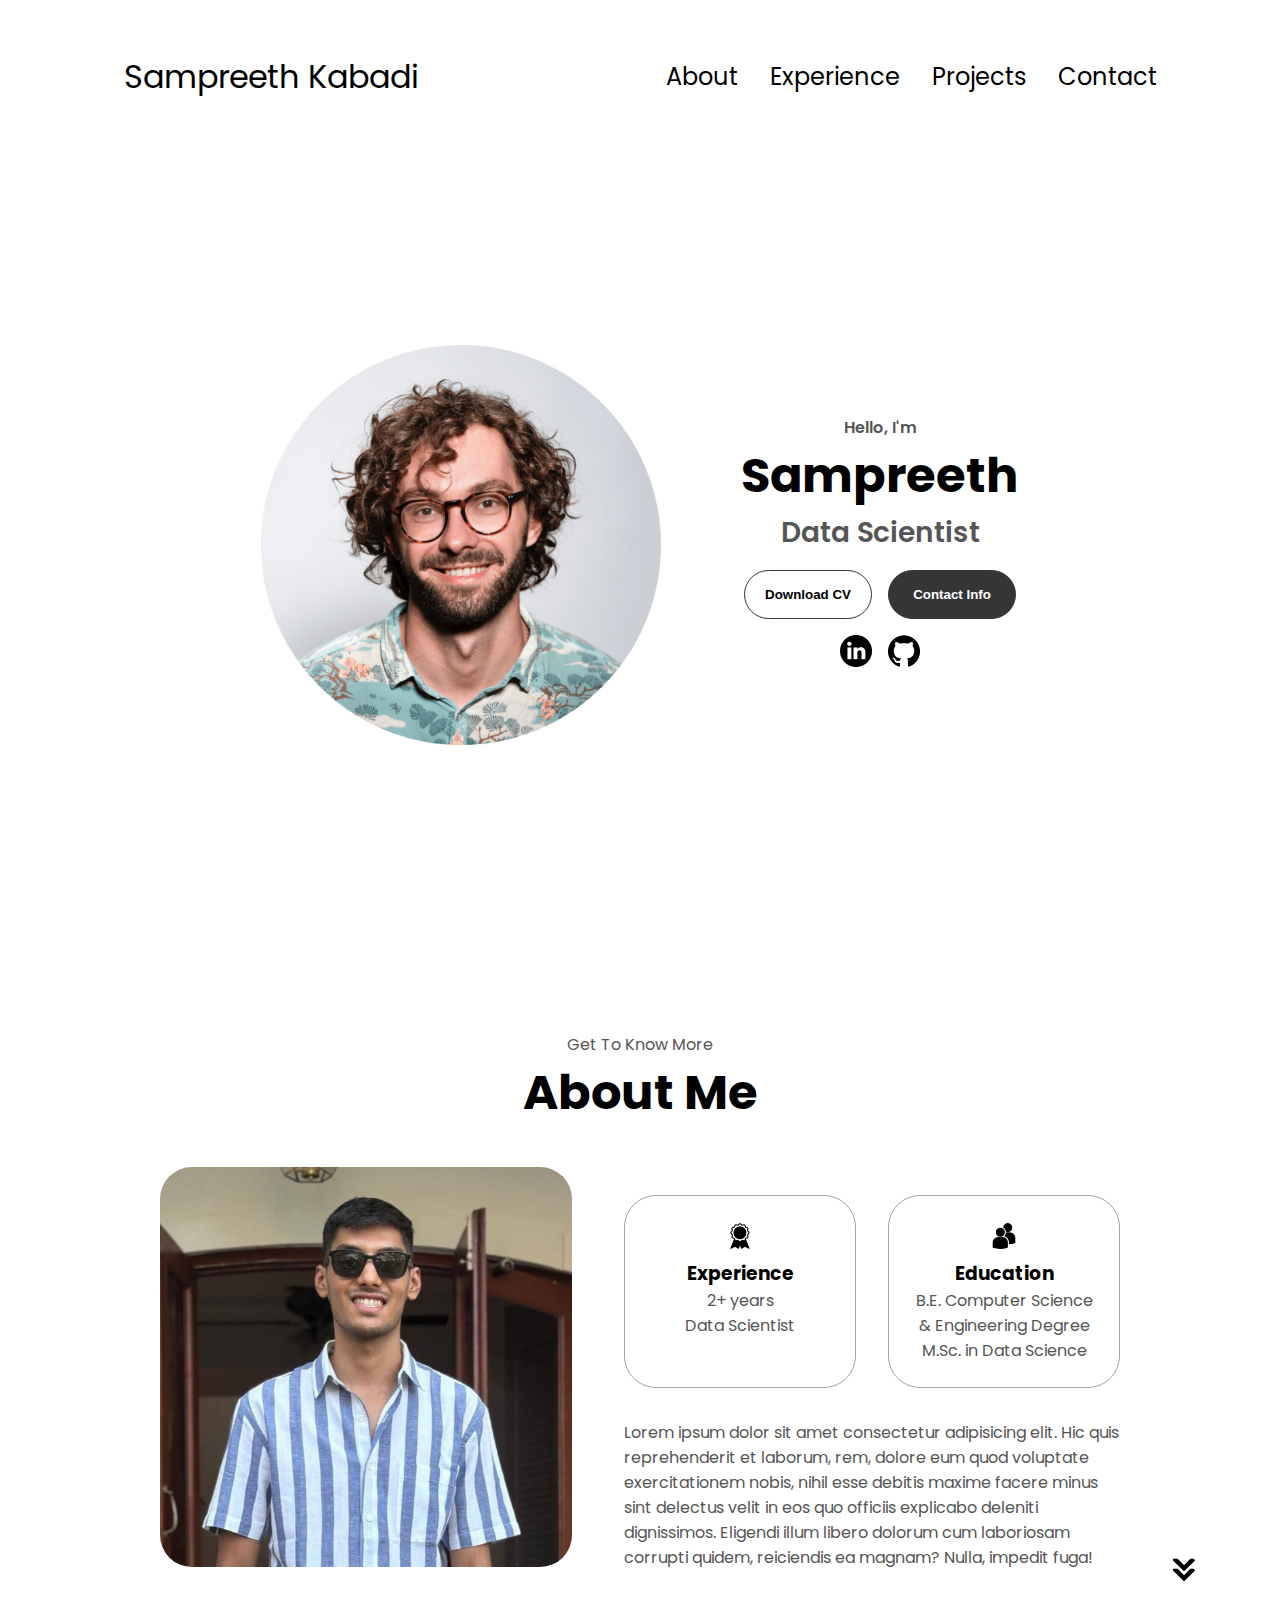
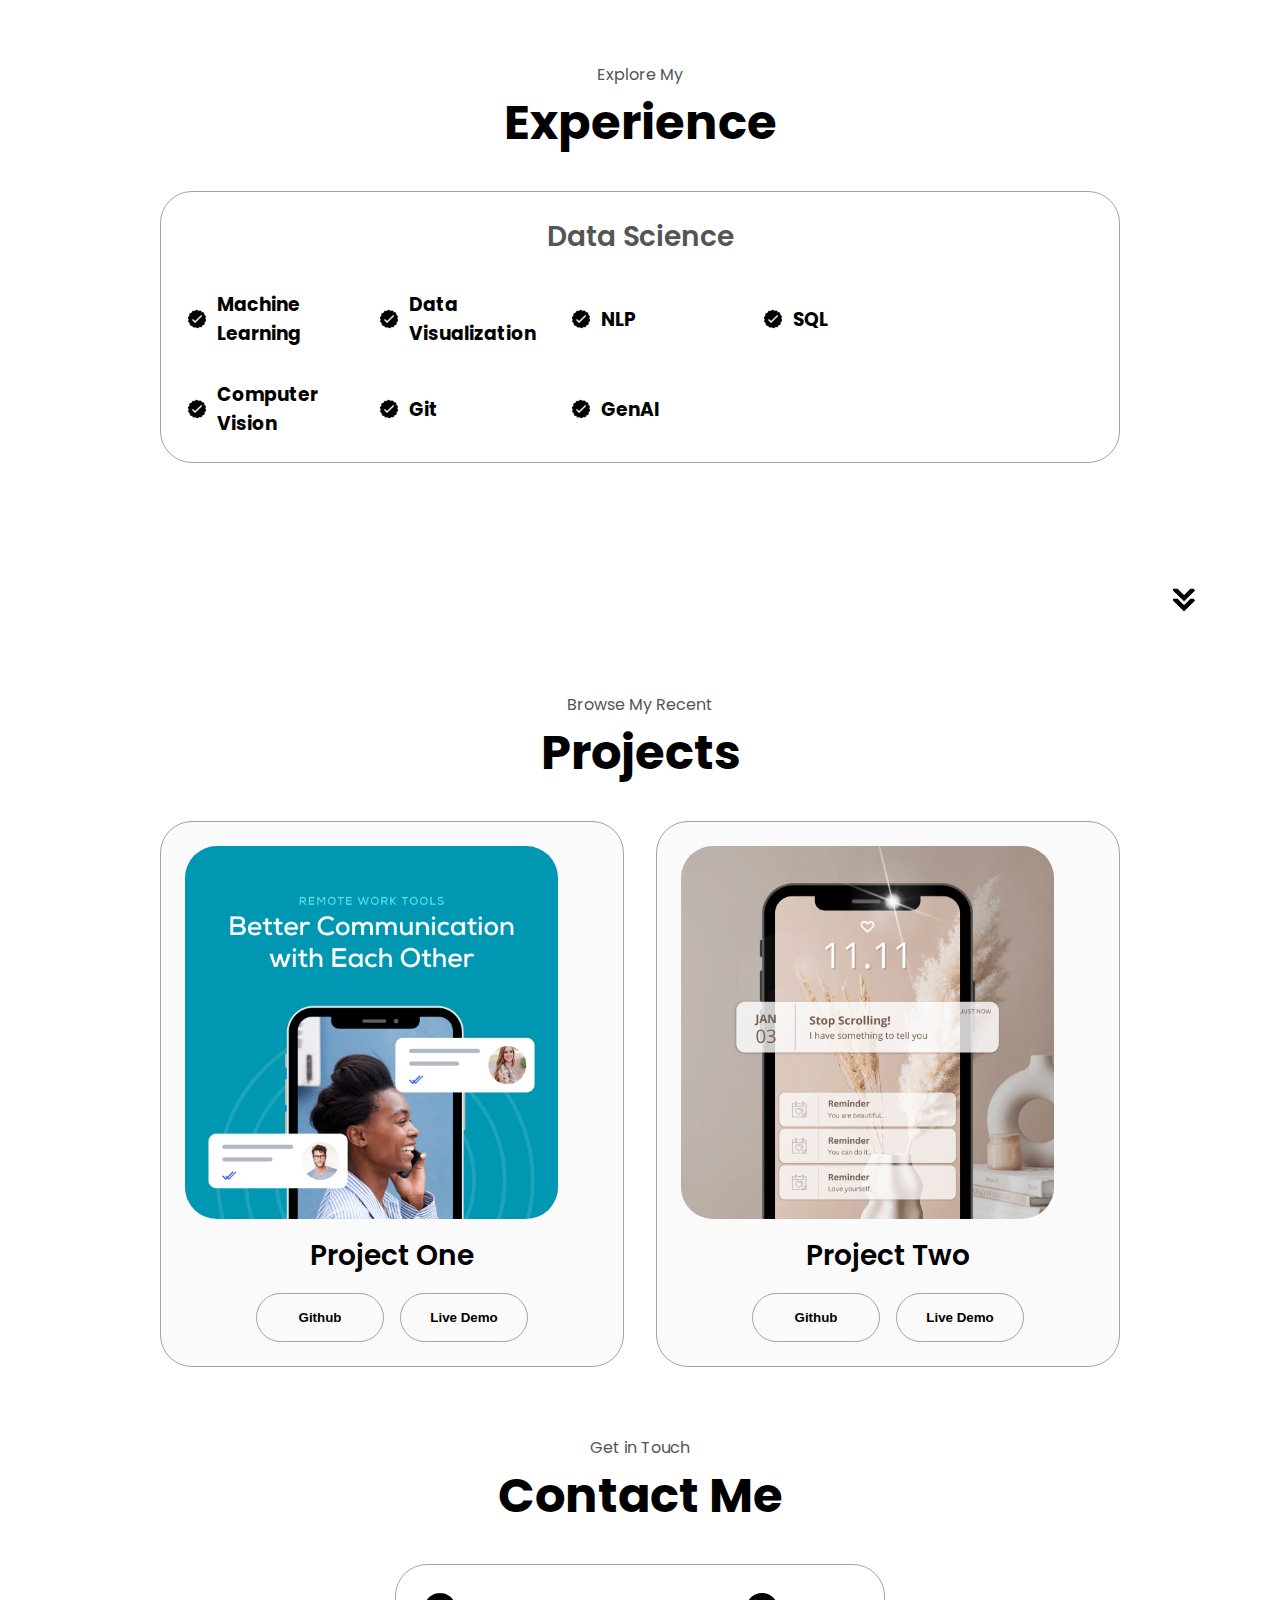
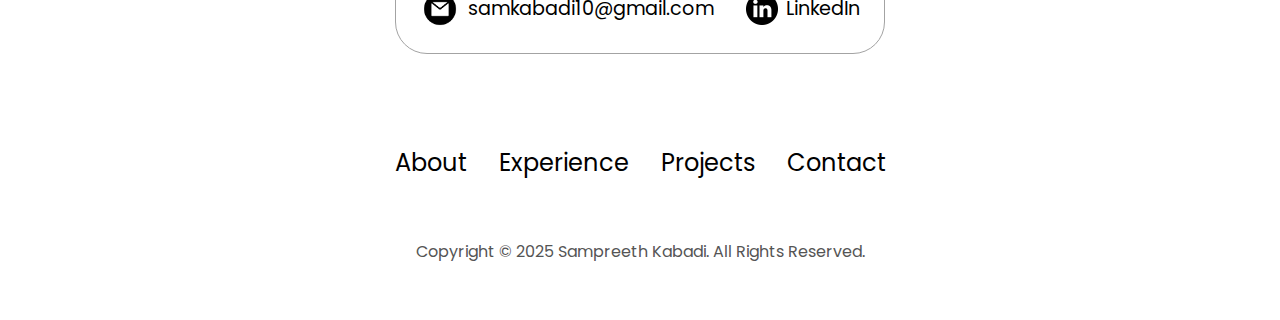
<file: index.html>
<!DOCTYPE html>
<html lang="en">
  <head>
    <meta charset="UTF-8" />
    <meta http-equiv="X-UA-Compatible" content="IE=edge" />
    <meta name="viewport" content="width=device-width, initial-scale=1.0" />
    <title>My Portfolio</title>
    <link rel="stylesheet" href="style.css" />
    <link rel="stylesheet" href="mediaqueries.css" />
  </head>
  <body>
    <nav id="desktop-nav">
      <div class="logo">Sampreeth Kabadi</div>
      <div>
        <ul class="nav-links">
          <li><a href="#about">About</a></li>
          <li><a href="#experience">Experience</a></li>
          <li><a href="#projects">Projects</a></li>
          <li><a href="#contact">Contact</a></li>
        </ul>
      </div>
    </nav>
    <nav id="hamburger-nav">
      <div class="logo">Sampreeth Kabadi</div>
      <div class="hamburger-menu">
        <div class="hamburger-icon" onclick="toggleMenu()">
          <span></span>
          <span></span>
          <span></span>
        </div>
        <div class="menu-links">
          <li><a href="#about" onclick="toggleMenu()">About</a></li>
          <li><a href="#experience" onclick="toggleMenu()">Experience</a></li>
          <li><a href="#projects" onclick="toggleMenu()">Projects</a></li>
          <li><a href="#contact" onclick="toggleMenu()">Contact</a></li>
        </div>
      </div>
    </nav>
    <section id="profile">
      <div class="section__pic-container">
        <img src="./assets/profile-pic.png" alt="John Doe profile picture" />
      </div>
      <div class="section__text">
        <p class="section__text__p1">Hello, I'm</p>
        <h1 class="title">Sampreeth</h1>
        <p class="section__text__p2">Data Scientist</p>
        <div class="btn-container">
          <button
            class="btn btn-color-2"
            onclick="window.open('./assets/SampreethKabadi_Resume2024.pdf', '_blank', 'noopener,noreferrer')"
          >
            Download CV
          </button>
          <button class="btn btn-color-1" onclick="location.href='#contact'">
            Contact Info
          </button>
        </div>
        <div id="socials-container">
          <a href="https://www.linkedin.com/in/sampreethkabadi/" target="_blank" rel="noopener noreferrer">
            <img src="./assets/linkedin.png" alt="My LinkedIn profile" class="icon" />
          </a>
          <a href="https://github.com/sampreethkabadi" target="_blank" rel="noopener noreferrer">
            <img src="./assets/github.png" alt="My Github profile" class="icon" />
          </a>
        </div>
      </div>
    </section>
    <section id="about">
      <p class="section__text__p1">Get To Know More</p>
      <h1 class="title">About Me</h1>
      <div class="section-container">
        <div class="section__pic-container">
          <img
            src="./assets/sam.jpg"
            alt="Profile picture"
            class="about-pic"
          />
        </div>
        <div class="about-details-container">
          <div class="about-containers">
            <div class="details-container">
              <img
                src="./assets/experience.png"
                alt="Experience icon"
                class="icon"
              />
              <h3>Experience</h3>
              <p>2+ years<br />Data Scientist</p>
            </div>
            <div class="details-container">
              <img
                src="./assets/education.png"
                alt="Education icon"
                class="icon"
              />
              <h3>Education</h3>
              <p>B.E. Computer Science & Engineering Degree<br />M.Sc. in Data Science</p>
            </div>
          </div>
          <div class="text-container">
            <p>
              Lorem ipsum dolor sit amet consectetur adipisicing elit. Hic quis
              reprehenderit et laborum, rem, dolore eum quod voluptate
              exercitationem nobis, nihil esse debitis maxime facere minus sint
              delectus velit in eos quo officiis explicabo deleniti dignissimos.
              Eligendi illum libero dolorum cum laboriosam corrupti quidem,
              reiciendis ea magnam? Nulla, impedit fuga!
            </p>
          </div>
        </div>
      </div>
      <img
        src="./assets/arrow.png"
        alt="Arrow icon"
        class="icon arrow"
        onclick="location.href='./#experience'"
      />
    </section>
    <section id="experience">
      <p class="section__text__p1">Explore My</p>
      <h1 class="title">Experience</h1>
      <div class="experience-details-container">
        <div class="about-containers">
          <div class="details-container">
            <h2 class="experience-sub-title">Data Science</h2>
            <div class="article-container">
              <article>
                <img
                  src="./assets/checkmark.png"
                  alt="Experience icon"
                  class="icon"
                />
                <div>
                  <h3>Machine Learning</h3>
<!--                  <p>Experienced</p>-->
                </div>
              </article>
              <article>
                <img
                  src="./assets/checkmark.png"
                  alt="Experience icon"
                  class="icon"
                />
                <div>
                  <h3>Data Visualization</h3>
<!--                  <p>Experienced</p>-->
                </div>
              </article>
              <article>
                <img
                  src="./assets/checkmark.png"
                  alt="Experience icon"
                  class="icon"
                />
                <div>
                  <h3>NLP</h3>
<!--                  <p>Intermediate</p>-->
                </div>
              </article>
              <article>
                <img
                  src="./assets/checkmark.png"
                  alt="Experience icon"
                  class="icon"
                />
                <div>
                  <h3>SQL</h3>
<!--                  <p>Intermediate</p>-->
                </div>
              </article>
              <article>
                <img
                  src="./assets/checkmark.png"
                  alt="Experience icon"
                  class="icon"
                />
                <div>
                  <h3>Computer Vision</h3>
<!--                  <p>Intermediate</p>-->
                </div>
              </article>
              <article>
                <img
                  src="./assets/checkmark.png"
                  alt="Experience icon"
                  class="icon"
                />
                <div>
                  <h3>Git</h3>
<!--                  <p>Intermediate</p>-->
                </div>
              </article>
              <article>
                <img
                  src="./assets/checkmark.png"
                  alt="Experience icon"
                  class="icon"
                />
                <div>
                  <h3>GenAI</h3>
<!--                  <p>Intermediate</p>-->
                </div>
              </article>
<!--              <article>-->
<!--                <img-->
<!--                  src="./assets/checkmark.png"-->
<!--                  alt="Experience icon"-->
<!--                  class="icon"-->
<!--                />-->
<!--                <div>-->
<!--                  <h3>Prompt Engineering</h3>-->
<!--&lt;!&ndash;                  <p>Intermediate</p>&ndash;&gt;-->
<!--                </div>-->
<!--              </article>-->
            </div>
          </div>
<!--          <div class="details-container">-->
<!--            <h2 class="experience-sub-title">Frontend Development</h2>-->
<!--            <div class="article-container">-->
<!--              <article>-->
<!--                <img-->
<!--                  src="./assets/checkmark.png"-->
<!--                  alt="Experience icon"-->
<!--                  class="icon"-->
<!--                />-->
<!--                <div>-->
<!--                  <h3>PostgreSQL</h3>-->
<!--                  <p>Basic</p>-->
<!--                </div>-->
<!--              </article>-->
<!--              <article>-->
<!--                <img-->
<!--                  src="./assets/checkmark.png"-->
<!--                  alt="Experience icon"-->
<!--                  class="icon"-->
<!--                />-->
<!--                <div>-->
<!--                  <h3>Node JS</h3>-->
<!--                  <p>Intermediate</p>-->
<!--                </div>-->
<!--              </article>-->
<!--              <article>-->
<!--                <img-->
<!--                  src="./assets/checkmark.png"-->
<!--                  alt="Experience icon"-->
<!--                  class="icon"-->
<!--                />-->
<!--                <div>-->
<!--                  <h3>Express JS</h3>-->
<!--                  <p>Intermediate</p>-->
<!--                </div>-->
<!--              </article>-->
<!--              <article>-->
<!--                <img-->
<!--                  src="./assets/checkmark.png"-->
<!--                  alt="Experience icon"-->
<!--                  class="icon"-->
<!--                />-->
<!--                <div>-->
<!--                  <h3>Git</h3>-->
<!--                  <p>Intermediate</p>-->
<!--                </div>-->
<!--              </article>-->
<!--            </div>-->
          </div>
        </div>
      </div>
      <img
        src="./assets/arrow.png"
        alt="Arrow icon"
        class="icon arrow"
        onclick="location.href='./#projects'"
      />
    </section>
<section id="projects">
      <p class="section__text__p1">Browse My Recent</p>
      <h1 class="title">Projects</h1>
      <div class="experience-details-container">
        <div class="about-containers">
          <div class="details-container color-container">
            <div class="article-container">
              <img src="./assets/project-1.png" alt="Project 1" class="project-img" />
            </div>
            <h2 class="experience-sub-title project-title">Project One</h2>
            <div class="btn-container">
              <a href="https://github.com/" target="_blank" rel="noopener noreferrer">
                <button class="btn btn-color-2 project-btn">Github</button>
              </a>
              <a href="https://github.com/" target="_blank" rel="noopener noreferrer">
                <button class="btn btn-color-2 project-btn">Live Demo</button>
              </a>
            </div>
          </div>
          <div class="details-container color-container">
            <div class="article-container">
              <img src="./assets/project-2.png" alt="Project 2" class="project-img" />
            </div>
            <h2 class="experience-sub-title project-title">Project Two</h2>
            <div class="btn-container">
              <a href="https://github.com/" target="_blank" rel="noopener noreferrer">
                <button class="btn btn-color-2 project-btn">Github</button>
              </a>
              <a href="https://github.com/" target="_blank" rel="noopener noreferrer">
                <button class="btn btn-color-2 project-btn">Live Demo</button>
              </a>
            </div>
          </div>
        </div>
      </div>
    </section>
    <section id="contact">
      <p class="section__text__p1">Get in Touch</p>
      <h1 class="title">Contact Me</h1>
      <div class="contact-info-upper-container">
        <div class="contact-info-container">
          <img
            src="./assets/email.png"
            alt="Email icon"
            class="icon contact-icon email-icon"
          />
          <p><a href="mailto:samkabadi10@gmail.com">samkabadi10@gmail.com</a></p>
        </div>
        <div class="contact-info-container">
          <img
            src="./assets/linkedin.png"
            alt="LinkedIn icon"
            class="icon contact-icon"
          />
          <p><a href="https://www.linkedin.com/in/sampreethkabadi/">LinkedIn</a></p>
        </div>
      </div>
    </section>
    <footer>
      <nav>
        <div class="nav-links-container">
          <ul class="nav-links">
            <li><a href="#about">About</a></li>
            <li><a href="#experience">Experience</a></li>
            <li><a href="#projects">Projects</a></li>
            <li><a href="#contact">Contact</a></li>
          </ul>
        </div>
      </nav>
      <p>Copyright &#169; 2025 Sampreeth Kabadi. All Rights Reserved.</p>
    </footer>
    <script src="script.js"></script>
  </body>
</html>
</file>
<file: style.css>
/* GENERAL */

@import url("https://fonts.googleapis.com/css2?family=Poppins:wght@300;400;500;600&display=swap");

* {
  margin: 0;
  padding: 0;
}

body {
  font-family: "Poppins", sans-serif;
}

html {
  scroll-behavior: smooth;
}

p {
  color: rgb(85, 85, 85);
}

/* TRANSITION */

a,
.btn {
  transition: all 300ms ease;
}

/* DESKTOP NAV */

nav,
.nav-links {
  display: flex;
}

nav {
  justify-content: space-around;
  align-items: center;
  height: 17vh;
}

.nav-links {
  gap: 2rem;
  list-style: none;
  font-size: 1.5rem;
}

a {
  color: black;
  text-decoration: none;
  text-decoration-color: white;
}

a:hover {
  color: grey;
  text-decoration: underline;
  text-underline-offset: 1rem;
  text-decoration-color: rgb(181, 181, 181);
}

.logo {
  font-size: 2rem;
}

.logo:hover {
  cursor: default;
}

/* HAMBURGER MENU */

#hamburger-nav {
  display: none;
}

.hamburger-menu {
  position: relative;
  display: inline-block;
}

.hamburger-icon {
  display: flex;
  flex-direction: column;
  justify-content: space-between;
  height: 24px;
  width: 30px;
  cursor: pointer;
}

.hamburger-icon span {
  width: 100%;
  height: 2px;
  background-color: black;
  transition: all 0.3 ease-in-out;
}

.menu-links {
  position: absolute;
  top: 100%;
  right: 0;
  background-color: white;
  width: fit-content;
  max-height: 0;
  overflow: hidden;
  transition: all 0.3 ease-in-out;
}

.menu-links a {
  display: block;
  padding: 10px;
  text-align: center;
  font-size: 1.5rem;
  color: black;
  text-decoration: none;
  transition: all 0.3 ease-in-out;
}

.menu-links li {
  list-style: none;
}

.menu-links.open {
  max-height: 300px;
}

.hamburger-icon.open span:first-child {
  transform: rotate(45deg) translate(10px, 5px);
}

.hamburger-icon.open span:nth-child(2) {
  opacity: 0;
}

.hamburger-icon.open span:last-child {
  transform: rotate(-45deg) translate(10px, -5px);
}

.hamburger-icon span:first-child {
  transform: none;
}

.hamburger-icon span:first-child {
  opacity: 1;
}

.hamburger-icon span:first-child {
  transform: none;
}

/* SECTIONS */

section {
  padding-top: 4vh;
  height: 70vh;
  margin: 0 10rem;
  box-sizing: border-box;
  min-height: fit-content;
}

.section-container {
  display: flex;
}

/* PROFILE SECTION */

#profile {
  display: flex;
  justify-content: center;
  gap: 5rem;
  height: 80vh;
}

.section__pic-container {
  display: flex;
  height: 400px;
  width: 400px;
  margin: auto 0;
}

.section__text {
  align-self: center;
  text-align: center;
}

.section__text p {
  font-weight: 600;
}

.section__text__p1 {
  text-align: center;
}

.section__text__p2 {
  font-size: 1.75rem;
  margin-bottom: 1rem;
}

.title {
  font-size: 3rem;
  text-align: center;
}

#socials-container {
  display: flex;
  justify-content: center;
  margin-top: 1rem;
  gap: 1rem;
}

/* ICONS */

.icon {
  cursor: pointer;
  height: 2rem;
}

/* BUTTONS */

.btn-container {
  display: flex;
  justify-content: center;
  gap: 1rem;
}

.btn {
  font-weight: 600;
  transition: all 300ms ease;
  padding: 1rem;
  width: 8rem;
  border-radius: 2rem;
}

.btn-color-1,
.btn-color-2 {
  border: rgb(53, 53, 53) 0.1rem solid;
}

.btn-color-1:hover,
.btn-color-2:hover {
  cursor: pointer;
}

.btn-color-1,
.btn-color-2:hover {
  background: rgb(53, 53, 53);
  color: white;
}

.btn-color-1:hover {
  background: rgb(0, 0, 0);
}

.btn-color-2 {
  background: none;
}

.btn-color-2:hover {
  border: rgb(255, 255, 255) 0.1rem solid;
}

.btn-container {
  gap: 1rem;
}

/* ABOUT SECTION */

#about {
  position: relative;
}

.about-containers {
  gap: 2rem;
  margin-bottom: 2rem;
  margin-top: 2rem;
}

.about-details-container {
  justify-content: center;
  flex-direction: column;
}

.about-containers,
.about-details-container {
  display: flex;
}

.about-pic {
  border-radius: 2rem;
}

.arrow {
  position: absolute;
  right: -5rem;
  bottom: 2.5rem;
}

.details-container {
  padding: 1.5rem;
  flex: 1;
  background: white;
  border-radius: 2rem;
  border: rgb(53, 53, 53) 0.1rem solid;
  border-color: rgb(163, 163, 163);
  text-align: center;
}

.section-container {
  gap: 4rem;
  height: 80%;
}

.section__pic-container {
  height: 400px;
  width: 400px;
  margin: auto 0;
}

/* EXPERIENCE SECTION */

#experience {
  position: relative;
}

.experience-sub-title {
  color: rgb(85, 85, 85);
  font-weight: 600;
  font-size: 1.75rem;
  margin-bottom: 2rem;
}

.experience-details-container {
  display: flex;
  justify-content: center;
  flex-direction: column;
}

.article-container {
  display: flex;
  text-align: initial;
  flex-wrap: wrap;
  flex-direction: row;
  gap: 2rem;
  justify-content: flex-start;
}

article {
  display: flex;
  width: 10rem;
  align-items: center; /* Align icon and text */
  gap: 0.5rem;
}

article .icon {
  cursor: default;
  width: 1.5rem; /* Adjust icon size */
  height: 1.5rem;
}

/* PROJECTS SECTION */

#projects {
  position: relative;
}

.color-container {
  border-color: rgb(163, 163, 163);
  background: rgb(250, 250, 250);
}

.project-img {
  border-radius: 2rem;
  width: 90%;
  height: 90%;
}

.project-title {
  margin: 1rem;
  color: black;
}

.project-btn {
  color: black;
  border-color: rgb(163, 163, 163);
}

/* CONTACT */

#contact {
  display: flex;
  justify-content: center;
  flex-direction: column;
  height: 70vh;
}

.contact-info-upper-container {
  display: flex;
  justify-content: center;
  border-radius: 2rem;
  border: rgb(53, 53, 53) 0.1rem solid;
  border-color: rgb(163, 163, 163);
  background: (250, 250, 250);
  margin: 2rem auto;
  padding: 0.5rem;
}

.contact-info-container {
  display: flex;
  align-items: center;
  justify-content: center;
  gap: 0.5rem;
  margin: 1rem;
}

.contact-info-container p {
  font-size: larger;
}

.contact-icon {
  cursor: default;
}

.email-icon {
  height: 2.5rem;
}

/* FOOTER SECTION */

footer {
  height: 26vh;
  margin: 0 1rem;
}

footer p {
  text-align: center;
}
</file>
<file: mediaqueries.css>
@media screen and (max-width: 1400px) {
  #profile {
    height: 83vh;
    margin-bottom: 6rem;
  }
  .about-containers {
    flex-wrap: wrap;
  }
  #contact,
  #projects {
    height: fit-content;
  }
}

@media screen and (max-width: 1200px) {
  #desktop-nav {
    display: none;
  }
  #hamburger-nav {
    display: flex;
  }
  #experience,
  .experience-details-container {
    margin-top: 2rem;
  }
  #profile,
  .section-container {
    display: block;
  }
  .arrow {
    display: none;
  }
  section,
  .section-container {
    height: fit-content;
  }
  section {
    margin: 0 5%;
  }
  .section__pic-container {
    width: 275px;
    height: 275px;
    margin: 0 auto 2rem;
  }
  .about-containers {
    margin-top: 0;
  }
}

@media screen and (max-width: 600px) {
  #contact,
  footer {
    height: 40vh;
  }
  #profile {
    height: 83vh;
    margin-bottom: 0;
  }
  article {
    font-size: 1rem;
  }
  footer nav {
    height: fit-content;
    margin-bottom: 2rem;
  }
  .about-containers,
  .contact-info-upper-container,
  .btn-container {
    flex-wrap: wrap;
  }
  .contact-info-container {
    margin: 0;
  }
  .contact-info-container p,
  .nav-links li a {
    font-size: 1rem;
  }
  .experience-sub-title {
    font-size: 1.25rem;
  }
  .logo {
    font-size: 1.5rem;
  }
  .nav-links {
    flex-direction: column;
    gap: 0.5rem;
    text-align: center;
  }
  .section__pic-container {
    width: auto;
    height: 46vw;
    justify-content: center;
  }
  .section__text__p2 {
    font-size: 1.25rem;
  }
  .title {
    font-size: 2rem;
  }
  .text-container {
    text-align: justify;
  }
}
</file>
